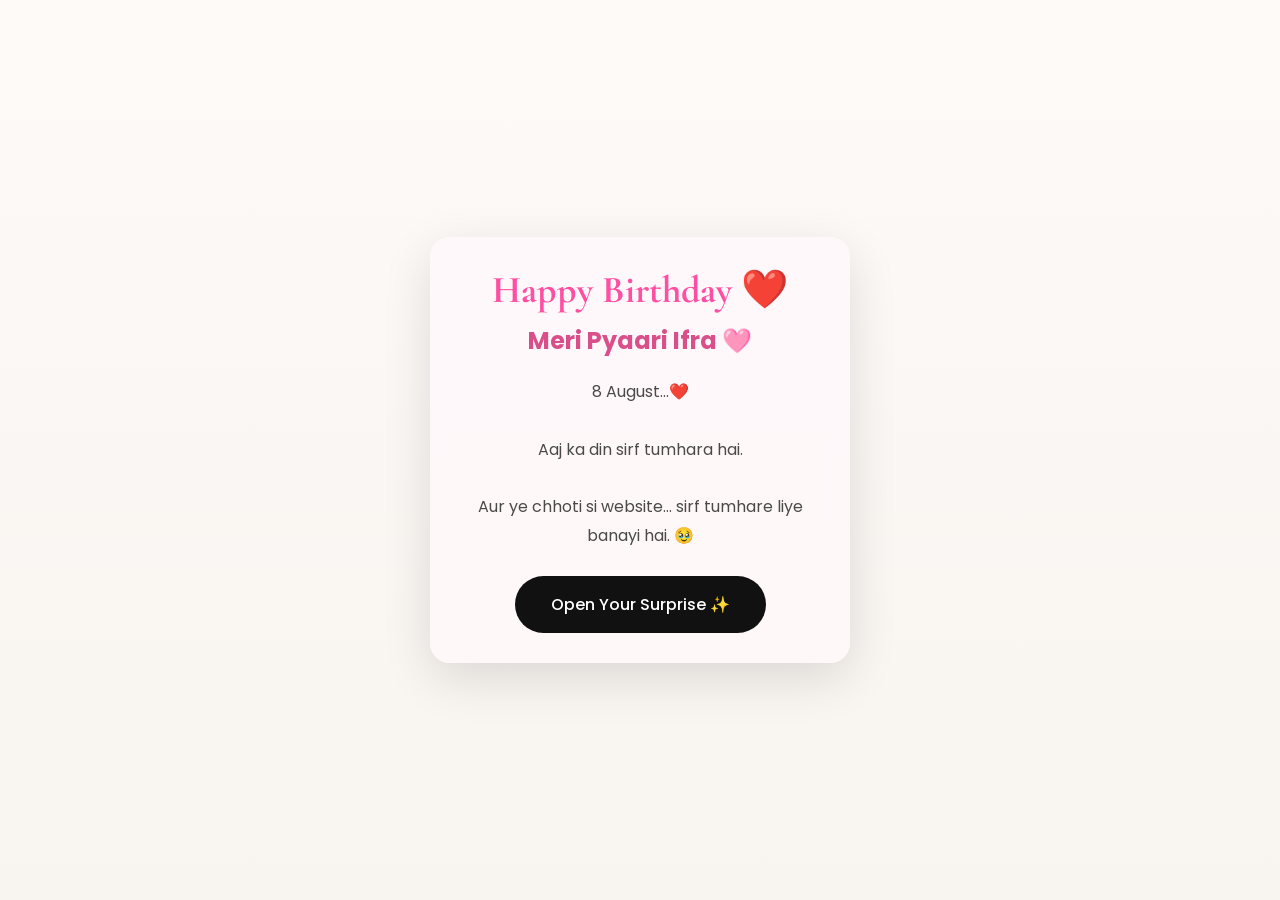
<file: index.html>
<!DOCTYPE html>
<html lang="en">
<head>
<meta charset="UTF-8">
<meta name="viewport" content="width=device-width, initial-scale=1.0">
<title>Happy Birthday Ifra ❤️</title>

<link rel="stylesheet" href="style.css">
<link href="https://fonts.googleapis.com/css2?family=Cormorant+Garamond:wght@600;700&family=Poppins:wght@300;400;500&display=swap" rel="stylesheet">
</head>

<body>

<div class="container">

<h1>Happy Birthday ❤️</h1>

<h2>Meri Pyaari Ifra 🩷</h2>

<p id="message">
8 August...❤️<br><br>

Aaj ka din sirf tumhara hai.<br><br>

Aur ye chhoti si website...
sirf tumhare liye banayi hai. 🥹
</p>

<button id="openBtn">
Open Your Surprise ✨
</button>

</div>

<script src="script.js"></script>

</body>
</html>
</file>
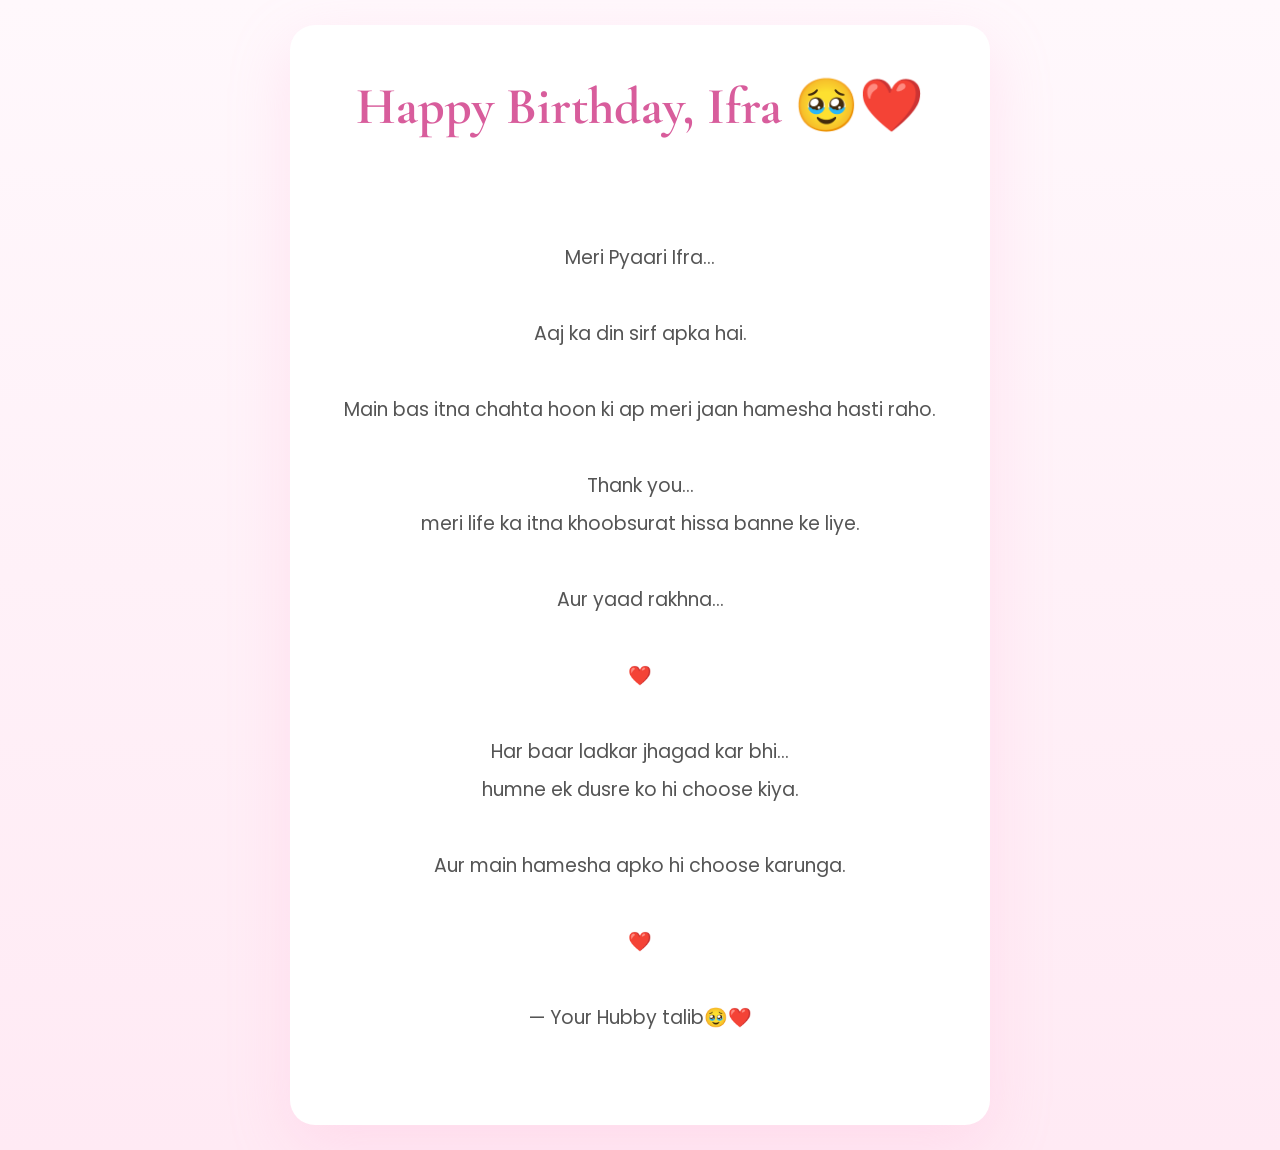
<file: final.html>
<!DOCTYPE html>
<html lang="en">
<head>
<meta charset="UTF-8">
<meta name="viewport" content="width=device-width, initial-scale=1.0">

<title>Happy Birthday ❤️</title>

<link href="https://fonts.googleapis.com/css2?family=Cormorant+Garamond:wght@700&family=Poppins:wght@300;400;500&display=swap" rel="stylesheet">

<link rel="stylesheet" href="final.css">
</head>

<body>

<div class="final-card">

<h1>Happy Birthday, Ifra 🥹❤️</h1>

<p>

Meri Pyaari Ifra...

Aaj ka din sirf apka hai.

Main bas itna chahta hoon ki ap meri jaan hamesha hasti raho.

Thank you...
meri life ka itna khoobsurat hissa banne ke liye.

Aur yaad rakhna...

❤️

Har baar ladkar jhagad kar bhi...
humne ek dusre ko hi choose kiya.

Aur main hamesha apko hi choose karunga.

 ❤️

— Your Hubby talib🥹❤️

</p>

</div>

</body>
</html>
</file>
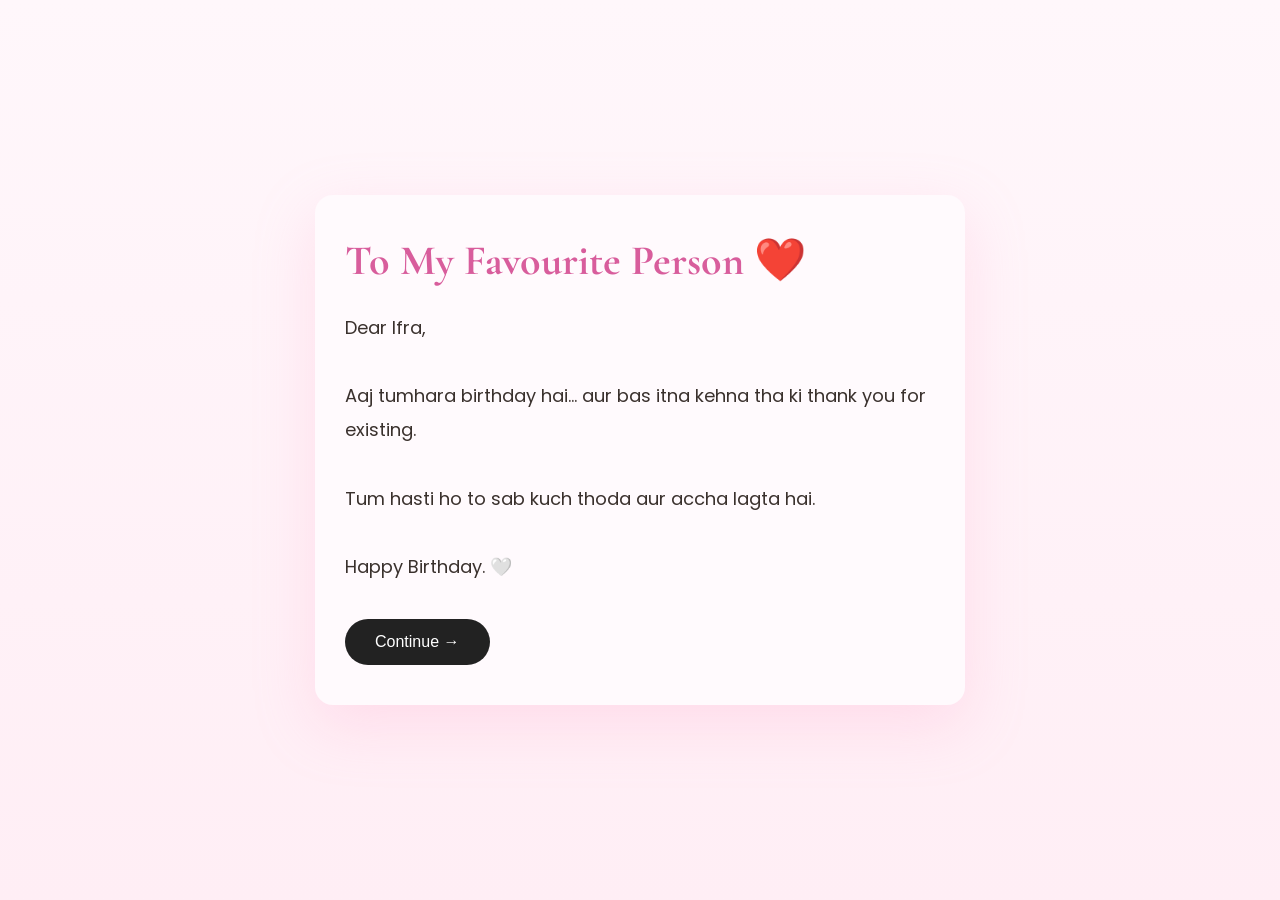
<file: letter.html>
<!DOCTYPE html>
<html lang="en">
<head>
<meta charset="UTF-8">
<meta name="viewport" content="width=device-width, initial-scale=1.0">

<title>For Ifra ❤️</title>

<link href="https://fonts.googleapis.com/css2?family=Cormorant+Garamond:wght@600;700&family=Poppins:wght@300;400;500&display=swap" rel="stylesheet">

<link rel="stylesheet" href="letter.css">
</head>

<body>

<div class="letter">

<h1>To My Favourite Person ❤️</h1>

<p>

Dear Ifra,

<br><br>

Aaj tumhara birthday hai...
aur bas itna kehna tha ki
thank you for existing.

<br><br>

Tum hasti ho to sab kuch thoda aur accha lagta hai.

<br><br>

Happy Birthday. 🤍

</p>

<button id="nextBtn">Continue →</button>

</div>

<script src="letter.js"></script>

</body>
</html>
</file>
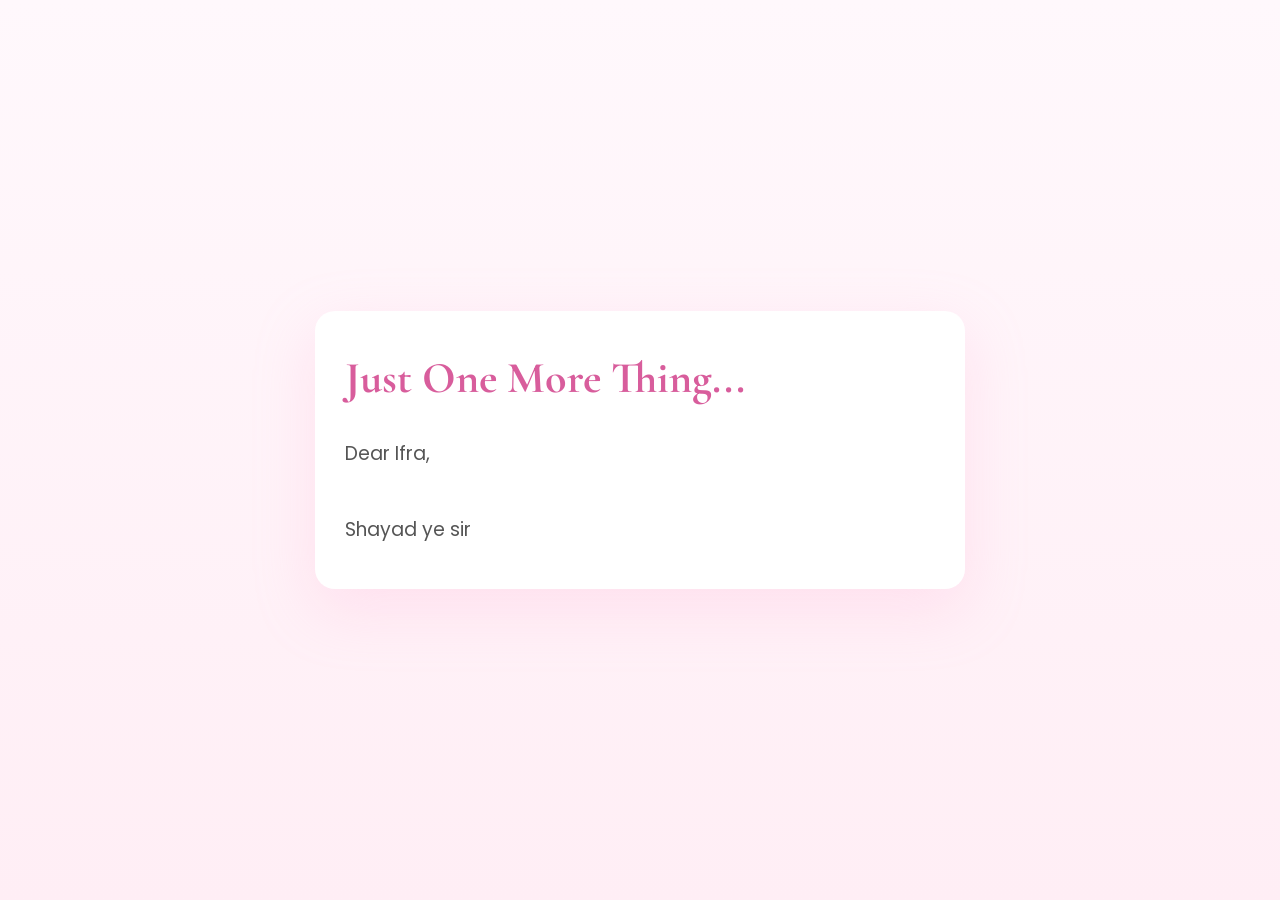
<file: memories.html>
<!DOCTYPE html>
<html lang="en">
<head>
<meta charset="UTF-8">
<meta name="viewport" content="width=device-width, initial-scale=1.0">

<title>For You 🤍</title>

<link href="https://fonts.googleapis.com/css2?family=Cormorant+Garamond:wght@700&family=Poppins:wght@300;400;500&display=swap" rel="stylesheet">

<link rel="stylesheet" href="memories.css">
</head>

<body>

<div class="card">

<h1>Just One More Thing...</h1>

<p id="text"></p>

</div>

<script src="memories.js"></script>

</body>
</html>
</file>
<file: style.css>
*{
margin:0;
padding:0;
box-sizing:border-box;
}

body{
background: linear-gradient(180deg, #fdfaf8 0%, #f8f4ef 100%);
font-family: 'Poppins', sans-serif;
display:flex;
justify-content:center;
align-items:center;
height:100vh;
color:#2d2d2d;
overflow:hidden;
}

.container{
width:90%;
max-width:420px;
background: rgba(255, 248, 250, 0.92);
padding:30px;
border-radius:20px;
text-align:center;
backdrop-filter:blur(12px);
box-shadow: 0 15px 50px rgba(0,0,0,0.12);
animation:fadeIn 1.5s ease;
}

h1{font-family: 'Cormorant Garamond', serif;
color:#ff4fa3;
font-size:38px;
margin-bottom:10px;
}

h2{
color: #d94f8a;
margin-bottom:20px;
}

p{
line-height:1.8;
color: #4a4a4a;
margin-bottom:25px;
}

button{background: #111111;
color: white;
border: none;
border-radius: 999px;
padding: 16px 36px;
font-family: 'Poppins', sans-serif;
font-size: 16px;
font-weight: 500;
transition: all .3s ease;
cursor: pointer;
button{
    background:#111111;
    color:white;
    border:none;
    border-radius:999px;
    padding:16px 36px;
    font-family:'Poppins', sans-serif;
    font-size:16px;
    font-weight:500;
    transition:all .3s ease;
    cursor:pointer;
}
}

button:hover{
    transform:translateY(-3px);
    background:#222;
}
transform:scale(1.08);
}

@keyframes fadeIn{
from{
opacity:0;
transform:translateY(30px);
}
to{
opacity:1;
transform:translateY(0);
}
}
</file>
<file: final.css>
*{
margin:0;
padding:0;
box-sizing:border-box;
}

body{
display:flex;
justify-content:center;
align-items:center;
min-height:100vh;
background:linear-gradient(180deg,#fff8fc,#ffeaf4);
font-family:'Poppins',sans-serif;
padding:25px;
}

.final-card{
max-width:700px;
width:100%;
background:#fff;
padding:50px 35px;
border-radius:25px;
box-shadow:0 20px 60px rgba(255,170,210,.25);
text-align:center;
animation:fadeIn 1.2s ease;
}

h1{
font-family:'Cormorant Garamond',serif;
font-size:52px;
color:#d85d9c;
margin-bottom:25px;
}

p{
font-size:19px;
line-height:2;
color:#555;
white-space:pre-line;
}

@keyframes fadeIn{
from{
opacity:0;
transform:translateY(25px);
}
to{
opacity:1;
transform:translateY(0);
}
}
</file>
<file: letter.css>
*{
margin:0;
padding:0;
box-sizing:border-box;
}

body{
background:linear-gradient(180deg,#fff7fb,#ffeef5);
font-family:'Poppins',sans-serif;
display:flex;
justify-content:center;
align-items:center;
min-height:100vh;
padding:25px;
color:#3a312d;
}

.letter{
background:#fffafd;
max-width:650px;
width:100%;
padding:40px 30px;
border-radius:18px;
box-shadow:0 20px 60px rgba(255,160,200,.25);
}

h1{
font-family:'Cormorant Garamond',serif;
font-size:42px;
margin-bottom:25px;
color:#d85d9c;
}

p{
font-size:18px;
line-height:1.9;
}

button{
margin-top:35px;
background:#222;
color:white;
border:none;
padding:14px 30px;
border-radius:999px;
font-size:16px;
cursor:pointer;
transition:.3s;
}

button:hover{
transform:translateY(-2px);
background:#000;
}m
</file>
<file: memories.css>
*{
margin:0;
padding:0;
box-sizing:border-box;
}

body{
background:linear-gradient(180deg,#fff8fc,#ffeef5);
font-family:'Poppins',sans-serif;
display:flex;
justify-content:center;
align-items:center;
min-height:100vh;
padding:25px;
}

.card{
background:#fff;
width:100%;
max-width:650px;
padding:40px 30px;
border-radius:20px;
box-shadow:0 20px 60px rgba(255,170,210,.25);
}

h1{
font-family:'Cormorant Garamond',serif;
font-size:44px;
color:#d85d9c;
margin-bottom:30px;
}

#text{
font-size:19px;
line-height:2;
color:#555;
white-space:pre-line;
}
</file>
